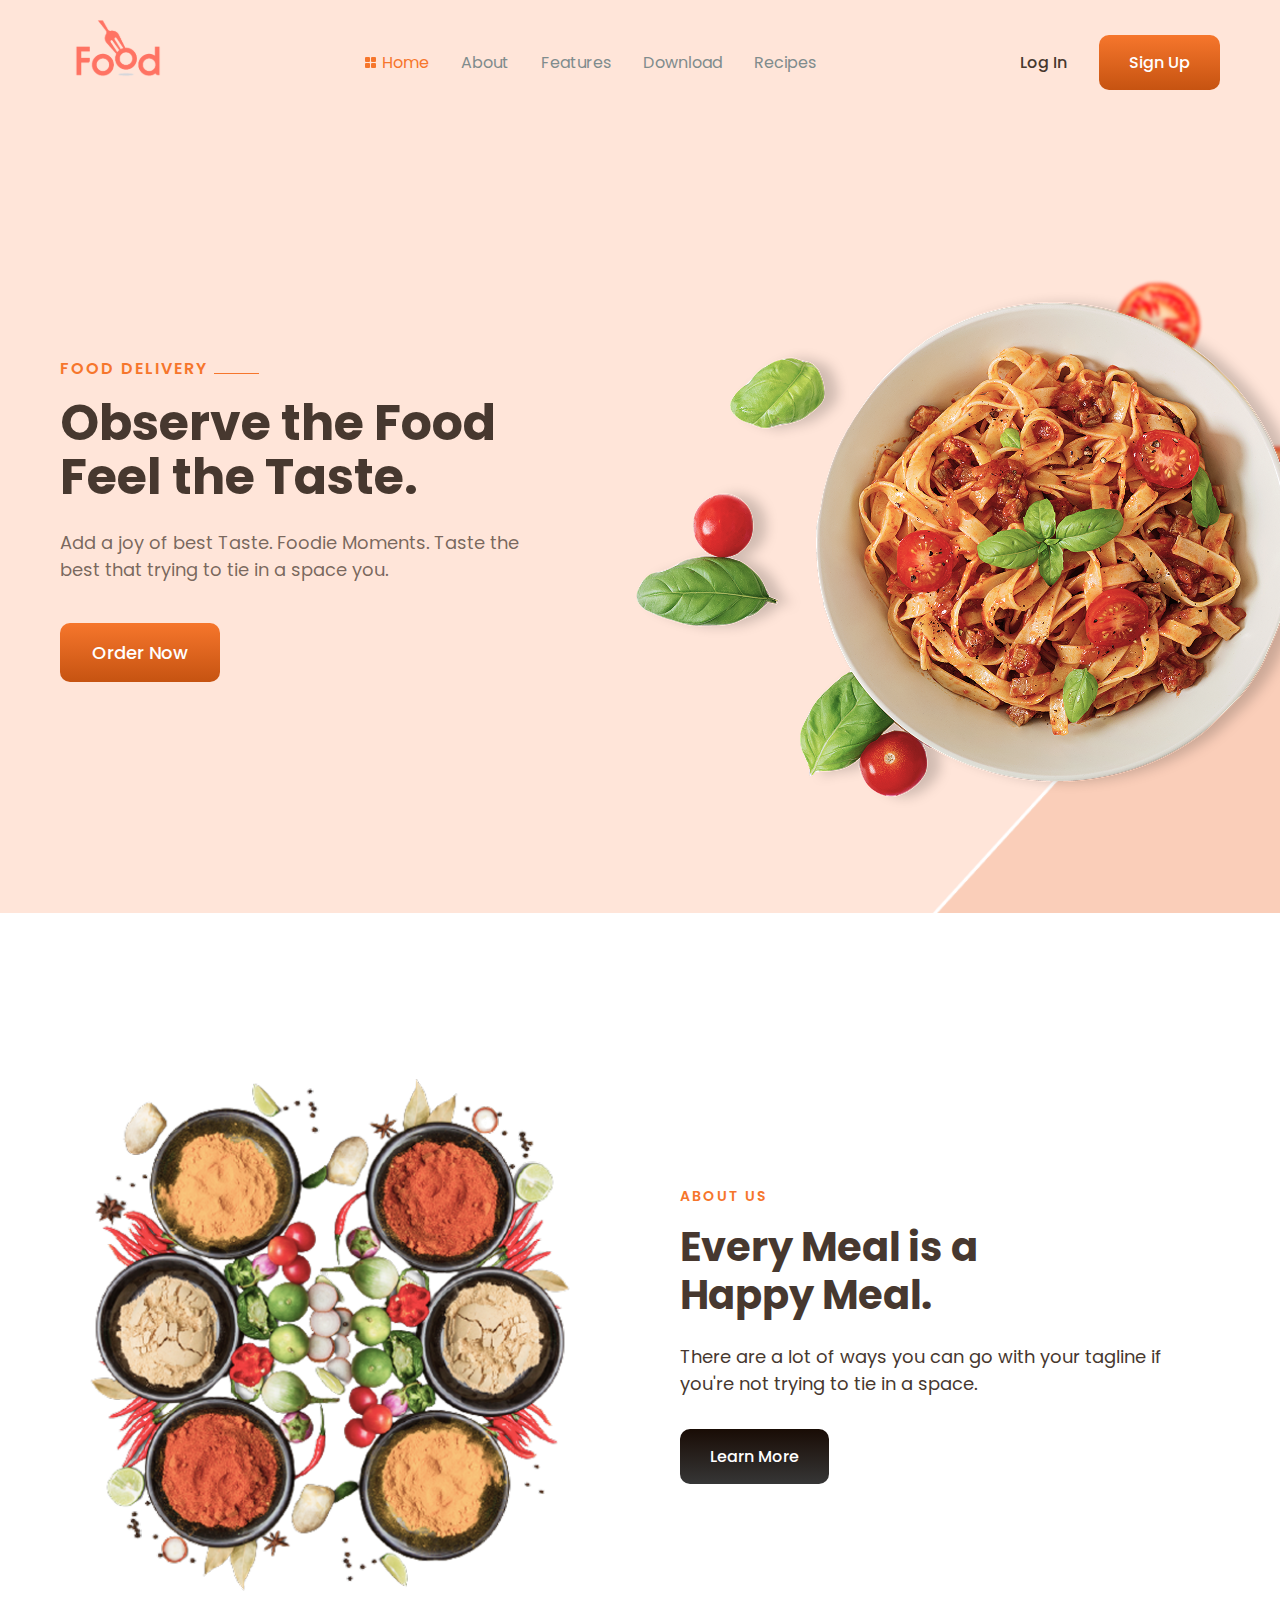
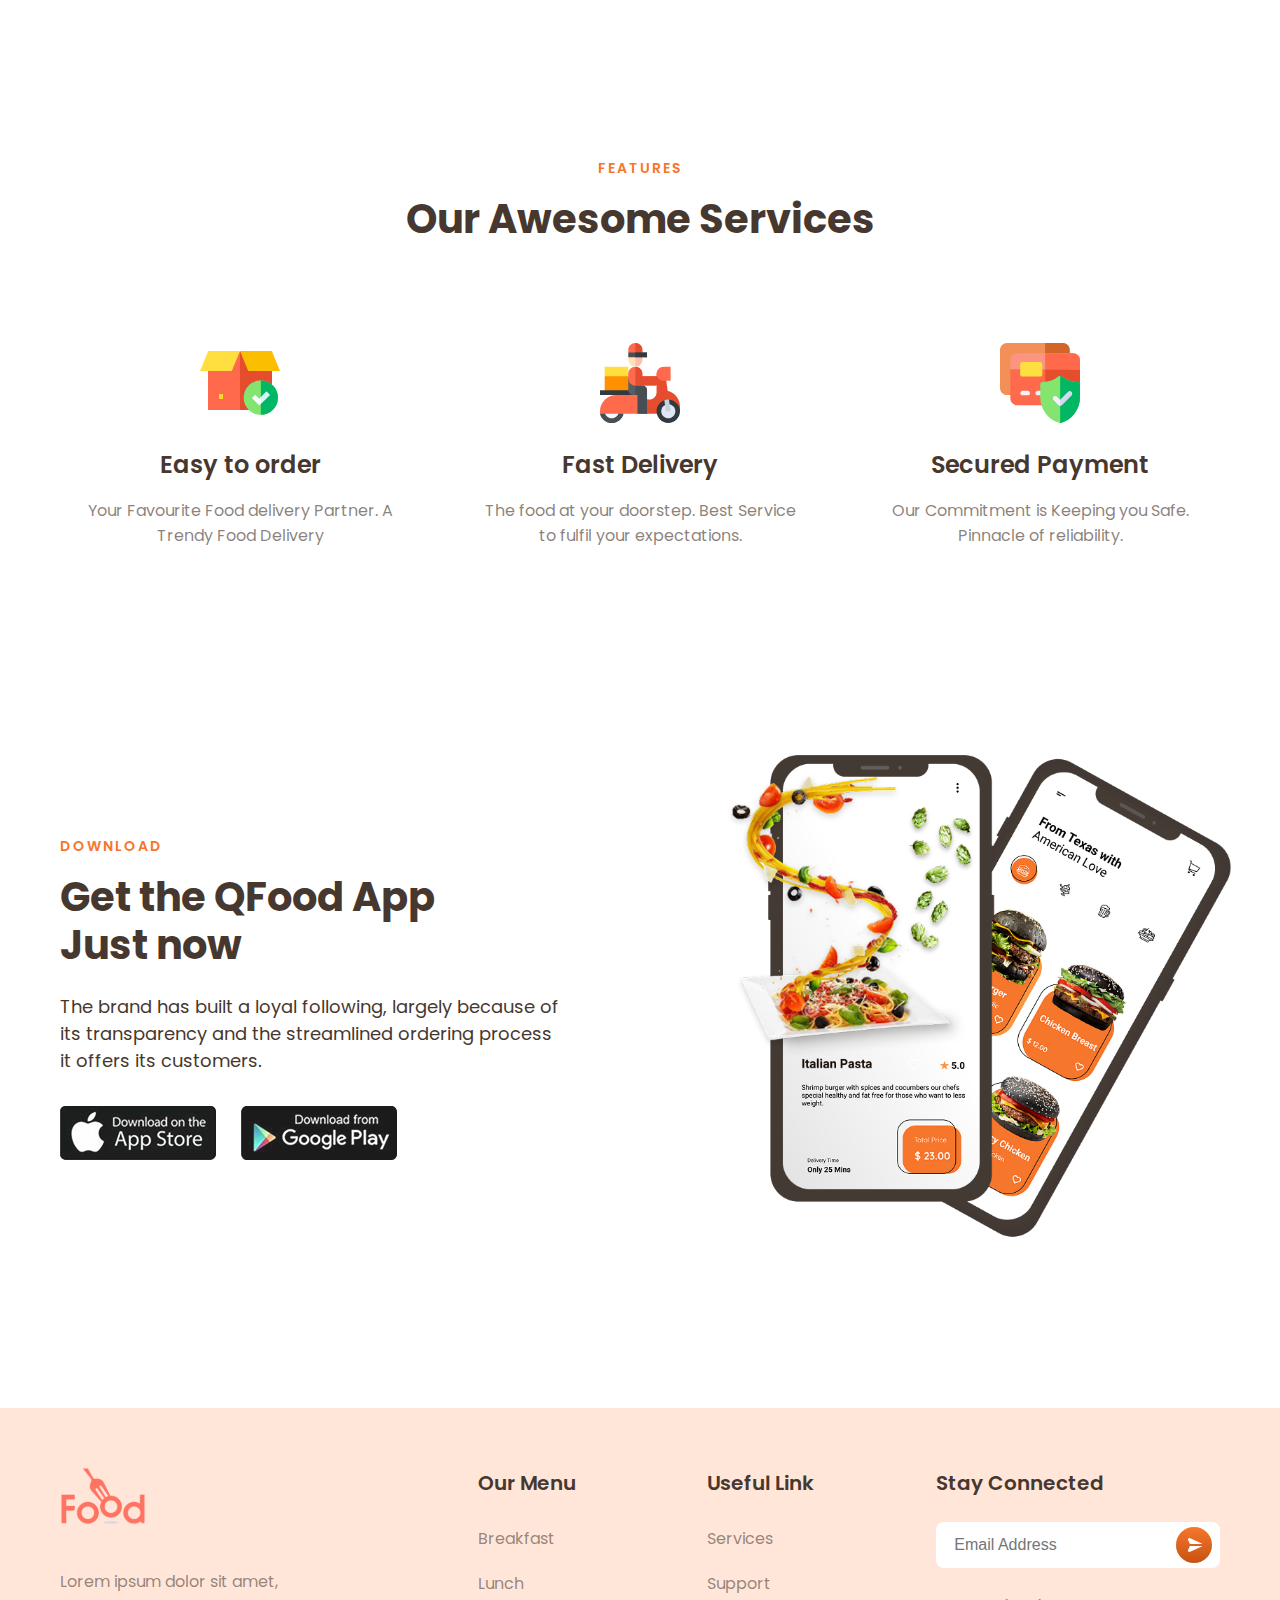
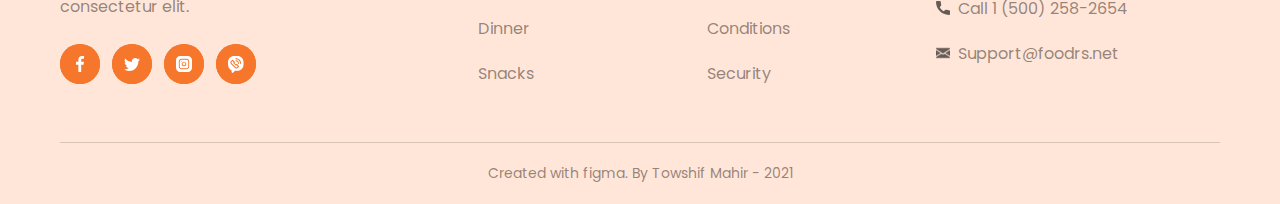
<file: index.html>
<!DOCTYPE html>
<html lang="ru">
<head>
    <meta charset="UTF-8">
    <meta name="viewport" content="width=device-width, initial-scale=1.0">
    <link rel="shortcut icon" href="img/favicon.svg" type="image/x-icon">
    <title>Food - Delicious Food Delivery Service</title>
    <link href="https://fonts.googleapis.com/css2?family=Poppins:ital,wght@0,100;0,200;0,300;0,400;0,500;0,600;0,700;0,800;0,900;1,100;1,200;1,300;1,400;1,500;1,600;1,700;1,800;1,900&display=swap" rel="stylesheet">
    <link rel="stylesheet" href="css/style.css">
</head>
<body>
    <header class="header">
        <div class="container">
            <nav class="nav">
                <div class="nav__logo">
                    <a href="#"><img src="img/logofood.svg" alt="Logo"></a>
                </div>
                <ul class="nav__menu">
                    <li class="nav__item">
                        <a href="#home" class="nav__link nav__link--active"><img src="img/Hober.svg" alt="Icon Home">Home</a>
                    </li>
                    <li class="nav__item">
                        <a href="#about" class="nav__link">About</a>
                    </li>
                    <li class="nav__item">
                        <a href="#features" class="nav__link">Features</a>
                    </li>
                    <li class="nav__item">
                        <a href="#download" class="nav__link">Download</a>
                    </li>
                    <li class="nav__item">
                        <a href="#" class="nav__link">Recipes</a>
                    </li>
                </ul>
                <div class="nav__actions">
                    <a href="#" class="nav__login">Log In</a>
                    <a href="#" class="btn btn--primary">Sign Up</a>
                </div>
            </nav>
            <div class="banner">
                <div class="banner__content">
                    <p class="banner__label">FOOD DELIVERY <img src="img/line.svg" alt="Line"></p>
                    <h1 class="banner__title">Observe the Food<br>Feel the Taste.</h1>
                    <p class="banner__description">Add a joy of best Taste. Foodie Moments. Taste the best that trying to tie in a space you.</p>
                    <a href="#" class="btn btn--primary btn--large">Order Now</a>
                </div>
                <div class="banner__image"><img src="img/Image.png" alt="Plate with food"></div>
            </div>
        </div>
    </header>
    <main class="main">
        <section class="about" id="about">
            <div class="container">
                <div class="about__content">
                    <div class="about__image">
                        <img src="img/Image2.png" alt="Spices" class="about__img">
                    </div>
                    <div class="about__text">
                        <p class="section__label">ABOUT US</p>
                        <h2 class="section__title">Every Meal is a<br>Happy Meal.</h2>
                        <p class="section__description">There are a lot of ways you can go with your tagline if you're not trying to tie in a space.</p>
                        <a href="#learn-more" class="btn btn--secondary">Learn More</a>
                    </div>
                </div>
            </div>
        </section>
        <section class="features" id="features">
            <div class="container">
                <div class="features__header">
                    <p class="section__label">FEATURES</p>
                    <h2 class="section__title">Our Awesome Services</h2>
                </div>
                <div class="features__grid">
                    <div class="feature-card">
                        <div class="feature-card__icon">
                            <img src="img/icon3.svg" alt="Order">
                        </div>
                        <h3 class="feature-card__title">Easy to order</h3>
                        <p class="feature-card__description">Your Favourite Food delivery Partner. A Trendy Food Delivery</p>
                    </div>
                    <div class="feature-card">
                        <div class="feature-card__icon">
                            <img src="img/icon2.svg" alt="Delivery">
                        </div>
                        <h3 class="feature-card__title">Fast Delivery</h3>
                        <p class="feature-card__description">The food at your doorstep. Best Service to fulfil your expectations.</p>
                    </div>
                    <div class="feature-card">
                        <div class="feature-card__icon">
                            <img src="img/icon1.svg" alt="Payment">
                        </div>
                        <h3 class="feature-card__title">Secured Payment</h3>
                        <p class="feature-card__description">Our Commitment is Keeping you Safe. Pinnacle of reliability.</p>
                    </div>
                </div>
            </div>
        </section>
        <section class="download" id="download">
            <div class="container">
                <div class="download__content">
                    <div class="download__text">
                        <p class="section__label">DOWNLOAD</p>
                        <h2 class="section__title">Get the QFood App<br>Just now</h2>
                        <p class="section__description">The brand has built a loyal following, largely because of its transparency and the streamlined ordering process it offers its customers.</p>
                        <div class="download__buttons">
                            <a href="#" class="download__button download__button--apple"><img src="img/apple.png" alt="App Store"></a>
                            <a href="#" class="download__button download__button--google"><img src="img/google.png" alt="Google Play"></a>
                        </div>
                    </div>
                    <div class="download__images">
                        <div class="download__phone"></div>
                    </div>
                </div>
            </div>
        </section>
    </main>
    <footer class="footer">
        <div class="container">
            <div class="footer__content">
                <div class="footer__brand">
                    <div class="footer__logo"><a href="#"><img src="img/logofood.svg" alt="Logo"></a></div>
                    <p class="footer__description">Lorem ipsum dolor sit amet, consectetur elit.</p>
                    <ul class="footer__social">
                        <li class="footer__social-item">
                            <a href="#" class="footer__social-link"><img src="img/facebook.svg" alt="Facebook"></a>
                        </li>
                        <li class="footer__social-item">
                            <a href="#" class="footer__social-link"><img src="img/twitter.svg" alt="Twitter"></a>
                        </li>
                        <li class="footer__social-item">
                            <a href="#" class="footer__social-link"><img src="img/instagram.svg" alt="Instagram"></a>
                        </li>
                        <li class="footer__social-item">
                            <a href="#" class="footer__social-link"><img src="img/whatsapp.svg" alt="Whatsapp"></a>
                        </li>
                    </ul>
                </div>
                <div class="footer__menu">
                    <h3 class="footer__title">Our Menu</h3>
                    <ul class="footer__links">
                        <li class="footer__link-item">
                            <a href="#" class="footer__link">Breakfast</a>
                        </li>
                        <li class="footer__link-item">
                            <a href="#" class="footer__link">Lunch</a>
                        </li>
                        <li class="footer__link-item">
                            <a href="#" class="footer__link">Dinner</a>
                        </li>
                        <li class="footer__link-item">
                            <a href="#" class="footer__link">Snacks</a>
                        </li>
                    </ul>
                </div>
                <div class="footer__useful">
                    <h3 class="footer__title">Useful Link</h3>
                    <ul class="footer__links">
                        <li class="footer__link-item">
                            <a href="#" class="footer__link">Services</a>
                        </li>
                        <li class="footer__link-item">
                            <a href="#" class="footer__link">Support</a>
                        </li>
                        <li class="footer__link-item">
                            <a href="#" class="footer__link">Conditions</a>
                        </li>
                        <li class="footer__link-item">
                            <a href="#" class="footer__link">Security</a>
                        </li>
                    </ul>
                </div>
                <div class="footer__contact">
                    <h3 class="footer__title">Stay Connected</h3>
                    <form class="footer__form" action="#" method="post">
                        <div class="footer__form-group">
                            <input type="email" id="email" name="email" class="footer__input" placeholder="Email Address" required>
                            <button type="submit" class="footer__submit"><img src="img/button.svg" alt="Submit"></button>
                        </div>
                    </form>
                    <div class="footer__contact-info">
                        <a href="tel:+15002582654" class="footer__contact-link"><img src="img/phone.svg" alt="Phone">Call 1 (500) 258-2654</a>
                        <a href="mailto:Support@foodrs.net" class="footer__contact-link"><img src="img/mail.svg" alt="Mail">Support@foodrs.net</a>
                    </div>
                </div>
            </div>
            <div class="footer__bottom">
                <p class="footer__copyright">Created with figma. By Towshif Mahir - 2021</p>
            </div>
        </div>
    </footer>
</body>
</html>
</file>
<file: css/style.css>
* {
    margin: 0;
    padding: 0;
    box-sizing: border-box;
}

html, 
body {
    height: 100%;
    min-height: 100%;
    min-width: 320px;
    font-family: "Poppins", sans-serif;
    color: #333;
}

.container {
    max-width: 1145px;
    margin: 0 auto;
    position: relative;
    padding: 0 20px;
}

/* buttons */

.btn {
    display: inline-flex;
    align-items: center;
    justify-content: center;
    padding: 15px 30px;
    border: 2px solid transparent;
    border-radius: 10px;
    font-size: 16px;
    font-weight: 500;
    text-decoration: none;
    cursor: pointer;
    transition: all 0.3s ease;
    min-height: 44px;
}

.btn:focus {
    outline: 2px solid #d35400;
    outline-offset: 2px;
}

.btn--primary {
    background: linear-gradient(0deg,rgba(198, 83, 17, 1) 0%, rgba(246, 118, 44, 1) 100%);
    color: white;
    border: none;
}

.btn--primary:hover {
    background-color: #d35400;
    border-color: #d35400;
    transform: translateY(-4px);
}

.btn--primary:focus {
    background-color: #d35400;
    border-color: #d35400;
}

.btn--secondary {
    background: linear-gradient(0deg,rgba(0, 0, 0, 0.79) 0%, rgba(25, 12, 5, 1) 100%);
    color: white;
    border: none;
}

.btn--secondary:hover {
    background-color: #34495e;
    border-color: #34495e;
    transform: translateY(-2px);
}

.btn--outline {
    background-color: transparent;
    color: #F6762C;
    border-color: #F6762C;
}

.btn--outline:hover {
    background-color: #F6762C;
    color: white;
    transform: translateY(-2px);
}

.btn--large {
    padding: 16px 32px;
    font-size: 18px;
}

/* section */

.section__label {
    color: #F6762C;
    font-size: 14px;
    font-weight: 600;
    letter-spacing: 2px;
    text-transform: uppercase;
    margin-bottom: 16px;
}

.section__title {
    font-size: 2.5rem;
    font-weight: 700;
    color: #47382f;
    margin-bottom: 24px;
    line-height: 1.2;
}

/* header */

.header {
    background-image: url(../img/Background.png);
    background-repeat: no-repeat;
    background-size: cover;
    min-height: 100%;
    position: relative;
    overflow: hidden;
}


/* menu */

.nav {
    display: flex;
    align-items: center;
    justify-content: space-between;
    padding: 20px 0;
    position: relative;
    z-index: 10;
}

.nav__logo {
    display: flex;
    align-items: center;
    gap: 8px;
    text-decoration: none;
}

.nav__menu {
    display: flex;
    list-style: none;
    gap: 32px;
    align-items: center;
}

.nav__item {
    position: relative;
}

.nav__link {
    display: flex;
    align-items: center;
    gap: 6px;
    color: #7f8c8d;
    text-decoration: none;
    font-weight: 400;
    padding: 8px 0;
    transition: color 0.3s ease;
}

.nav__link:hover,
.nav__link:focus {
    color: #F6762C;
    outline: none;
}

.nav__link--active {
    color: #F6762C;
}

.nav__link-icon {
    width: 16px;
    height: 16px;
}

.nav__actions {
    display: flex;
    align-items: center;
    gap: 16px;
}

.nav__login {
    color: #47382f;
    text-decoration: none;
    font-weight: 500;
    padding: 8px 16px;
    transition: color 0.3s ease;
}

.nav__login:hover,
.nav__login:focus {
    color: #F6762C;
    outline: none;
}

.nav__toggle {
    display: none;
    flex-direction: column;
    gap: 4px;
    background: none;
    border: none;
    cursor: pointer;
    padding: 8px;
}

.nav__toggle-line {
    width: 24px;
    height: 3px;
    background-color: #F6762C;
    transition: all 0.3s ease;
}

/* banner */

.banner {
    display: grid;
    grid-template-columns: 1fr 1fr;
    gap: 60px;
    align-items: center;
    padding: 80px 0;
    position: relative;
    z-index: 5;
}

.banner__content {
    max-width: 500px;
}

.banner__label {
    color: #F6762C;
    font-size: 16px;
    font-weight: 600;
    letter-spacing: 2px;
    text-transform: uppercase;
    margin-bottom: 16px;
}

.banner__title {
    font-size: 49px;
    font-weight: 700;
    color: #47382f;
    margin-bottom: 24px;
    line-height: 1.1;
}

.banner__description {
    font-size: 18px;
    color: #47382fb9;
    margin-bottom: 40px;
}

.banner__image {
    position: relative;
    display: flex;
    padding-top: 66px;
    justify-content: space-between;
    min-width: 600px;
}

/* about us */

.main {
    padding: 80px 0;
}

.about {
    padding: 80px 0;
}

.about__content {
    display: grid;
    grid-template-columns: 1fr 1fr;
    gap: 80px;
    align-items: center;
}

.about__image {
    position: relative;
}

.about__img {
    width: 100%;
    height: auto;
    border-radius: 16px;
}

.about__text {
    max-width: 500px;
}

/* features */
.features {
    padding: 80px 0;
    background-color: #fff;
}

.features__header {
    text-align: center;
    margin-bottom: 60px;
}

.features__grid {
    display: grid;
    grid-template-columns: repeat(auto-fit, minmax(300px, 1fr));
    gap: 40px;
}

.feature-card {
    padding: 40px 24px;
    border-radius: 16px;
    text-align: center;
    transition: transform 0.3s ease, box-shadow 0.3s ease;
}

.feature-card:hover {
    transform: translateY(-8px);
    box-shadow: 0 8px 30px rgba(0, 0, 0, 0.12);
}

.feature-card__icon {
    width: 80px;
    height: 80px;
    margin: 0 auto 24px;
    display: flex;
    align-items: center;
    justify-content: center;
}

.feature-card__title {
    font-size: 1.5rem;
    font-weight: 600;
    color: #47382f;
    margin-bottom: 16px;
}

.feature-card__description {
    font-size: 16px;
    color: #47382fa2;
}

/* download */

.download {
    padding: 80px 0;
    background-color: #fff;
    overflow: hidden;
}

.section__label {
    color: #F6762C;
    font-size: 14px;
    font-weight: 600;
    letter-spacing: 2px;
    text-transform: uppercase;
    margin-bottom: 16px;
}

.section__title {
    font-size: 2.5rem;
    font-weight: 700;
    color: #47382f;
    margin-bottom: 24px;
    line-height: 1.2;
}

.section__description {
    font-size: 18px;
    color: #47382f;
    margin-bottom: 32px;
    max-width: 500px;
}

.download__content {
    display: grid;
    grid-template-columns: 1fr 1fr;
    gap: 60px;
    align-items: center;
}

.download__text {
    max-width: 500px;
}

.download__buttons {
    display: flex;
    flex-wrap: wrap;
}

.download__button {
    display: flex;
    align-items: start;
    margin-right: 25px;
    text-decoration: none;
    transition: all 0.3s ease;
}

.download__button:focus {
    opacity: 80%;
    border: none;
}

.download__button--apple:hover {
    transform: translateY(-2px);
}

.download__button--google:hover {
    transform: translateY(-2px);
}

.download__images {
    position: relative;
    height: 500px;
    width: 100%;
}

.download__phone {
    position: absolute;
    display: flex;
    padding-top: 160px;
    justify-content: space-between;
    min-height: 828px;
    min-width: 1145px;
    background: url('../img/mobile.png');
    background-size: 50%;
    background-repeat: no-repeat;
}

/* footer */

.footer {
    background: #FFE6D9;
    padding: 60px 0 20px;
}

.footer__content {
    display: grid;
    grid-template-columns: 2fr 1fr 1fr 1.5fr;
    gap: 40px;
    margin-bottom: 40px;
}

.footer__brand {
    max-width: 300px;
}

.footer__logo {
    display: flex;
    align-items: center;
    gap: 8px;
    margin-bottom: 16px;
    margin-left: -15px;
}

.footer__logo-icon {
    color: #F6762C;
    width: 32px;
    height: 32px;
}

.footer__logo-text {
    font-size: 24px;
    font-weight: 700;
    color: #F6762C;
}

.footer__description {
    color: #47382f93;
    margin-bottom: 24px;
    line-height: 1.6;
}

.footer__social {
    display: flex;
    gap: 12px;
    list-style: none;
}

.footer__social-link {
    display: flex;
    align-items: center;
    justify-content: center;
    width: 40px;
    height: 40px;
    background-color: #F6762C;
    color: white;
    border-radius: 50%;
    text-decoration: none;
    transition: all 0.3s ease;
}

.footer__social-link:hover,
.footer__social-link:focus {
    background-color: #d35400;
    transform: translateY(-2px);
    outline: none;
}

.footer__title {
    font-size: 1.25rem;
    font-weight: 600;
    color: #47382f;
    margin-bottom: 24px;
}

.footer__links {
    list-style: none;
}

.footer__link-item {
    margin-bottom: 12px;
}

.footer__link {
    color: #47382f93;
    text-decoration: none;
    transition: color 0.3s ease;
    padding: 4px 0;
    display: block;
}

.footer__link:hover,
.footer__link:focus {
    color: #F6762C;
    outline: none;
}

.footer__form-group {
    position: relative;
    margin-bottom: 24px;
}

.footer__input {
    width: 100%;
    padding: 12px 50px 12px 16px;
    border: 2px solid #ffffff00;
    border-radius: 8px;
    font-size: 16px;
    transition: border-color 0.3s ease;
}

.footer__input:focus {
    outline: none;
    border-color: #F6762C;
}

.footer__submit {
    position: absolute;
    right: 8px;
    top: 50%;
    transform: translateY(-50%) scale(100%);
    border: none;
    border-radius: 100%;
    width: 36px;
    height: 36px;
    display: flex;
    align-items: center;
    justify-content: center;
    cursor: pointer;
    transition: all 0.3s ease;
}

.footer__submit:hover,
.footer__submit:focus {
    transform: translateY(-20px);
}

.footer__contact-info {
    display: flex;
    flex-direction: column;
    gap: 12px;
}

.footer__contact-link {
    display: flex;
    align-items: center;
    gap: 8px;
    color: #47382f93;
    text-decoration: none;
    transition: color 0.3s ease;
    padding: 4px 0;
}

.footer__contact-link:hover,
.footer__contact-link:focus {
    color: #F6762C;
    outline: none;
}

.footer__bottom {
    border-top: 1px solid #47382f34;
    padding-top: 20px;
    text-align: center;
}

.footer__copyright {
    color: #47382f93;
    font-size: 14px;
}



/* adaptation */

@media (max-width: 1400px) {
    .container {
        max-width: 1200px;
    }
}

@media (max-width: 1200px) {
    .container {
        max-width: 992px;
    }
    
    .banner__title {
        font-size: 3rem;
    }
    
    .section__title {
        font-size: 2.25rem;
    }

    .download__content {
        gap: 40px;
    }
}

@media (max-width: 992px) {
    .container {
        max-width: 768px;
        padding: 0 16px;
    }
    
    .nav__menu {
        display: none;
    }
    
    .nav__toggle {
        display: flex;
    }
    
    .banner {
        grid-template-columns: 1fr;
        gap: 40px;
        text-align: center;
        padding: 60px 0;
    }
    
    .banner__title {
        font-size: 2.5rem;
    }

    .banner__content {
        margin-left: 19%;
    }
    
    .about__content {
        grid-template-columns: 1fr;
        gap: 40px;
        text-align: center;
        margin-left: 19%;
    }

    .about__image {
        width: 83%;
    }
    
    .download__content {
        grid-template-columns: 1fr;
        text-align: center;
    }
    
    .download__text {
        max-width: 600px;
        margin: 0 auto;
    }
    
    .section__description {
        max-width: 100%;
    }
    
    .download__buttons {
        justify-content: center;
    }
    
    .download__images {
        margin-top: 40px;
        margin-left: 60px;
    }

    .footer__content {
        grid-template-columns: 1fr 1fr;
        gap: 40px;
    }
}

@media (max-width: 768px) {
    .container {
        max-width: 576px;
    }
    
    .banner__title {
        font-size: 2.25rem;
    }
    
    .banner__content {
        margin-top: 20%;
        margin-left: 7%;
    }

    .banner__image {
        display: none;
    }

    .section__title {
        font-size: 2rem;
    }

    .about__content {
        margin-left: 7%;
    }
    
    .about__img {
        margin-left: 10%;
    }

    .features__grid {
        grid-template-columns: 1fr;
    }
    
    .download__phone {
    min-width: 1000px;
    }
    
    .download__images {
        height: 400px;
        margin-left: 30px;
    }
    
    .download__button {
        padding-left: 50px;
    }

    .footer__content {
        grid-template-columns: 1fr;
        gap: 32px;
    }
    
    .main {
        padding: 60px 0;
    }
    
    .about,
    .features,
    .download {
        padding: 60px 0;
    }
}

@media (max-width: 576px) {
    .container {
        padding: 0 12px;
    }
    
    .nav {
        padding: 16px 0;
    }
    
    .banner {
        padding: 40px 0;
    }
    
    .banner__title {
        font-size: 2rem;
    }
    
    .about__img {
        margin-left: 7%;
    }

    .section__title {
        font-size: 1.75rem;
    }
    
    .btn {
        padding: 10px 20px;
        font-size: 14px;
    }
    
    .btn--large {
        padding: 14px 28px;
        font-size: 16px;
    }
    
    .feature-card {
        padding: 32px 20px;
    }
    
    .download__buttons {
        flex-direction: column;
        align-items: center;
        gap: 30px;
    }
    
    .download__phone {
        min-width: 800px;
    }
    
    .download__images {
        height: 340px;
        margin-left: 70px;
    }

    .footer {
        padding: 40px 0 16px;
    }
    
    .main {
        padding: 40px 0;
    }
    
    .about,
    .features,
    .download {
        padding: 40px 0;
    }
}

@media (max-width: 320px) {
    .banner__title {
        font-size: 1.75rem;
    }

    .banner {
        margin-top: 30%;
        margin-left: -20px;
    }
    
    .section__title {
        font-size: 1.5rem;
    }
    
    .features__grid {
        gap: 24px;
    }
    
    .download__phone {
        display: none;
    }
    
    .download__images {
        margin-top: -250px;
        height: 280px;
    }
}
</file>
